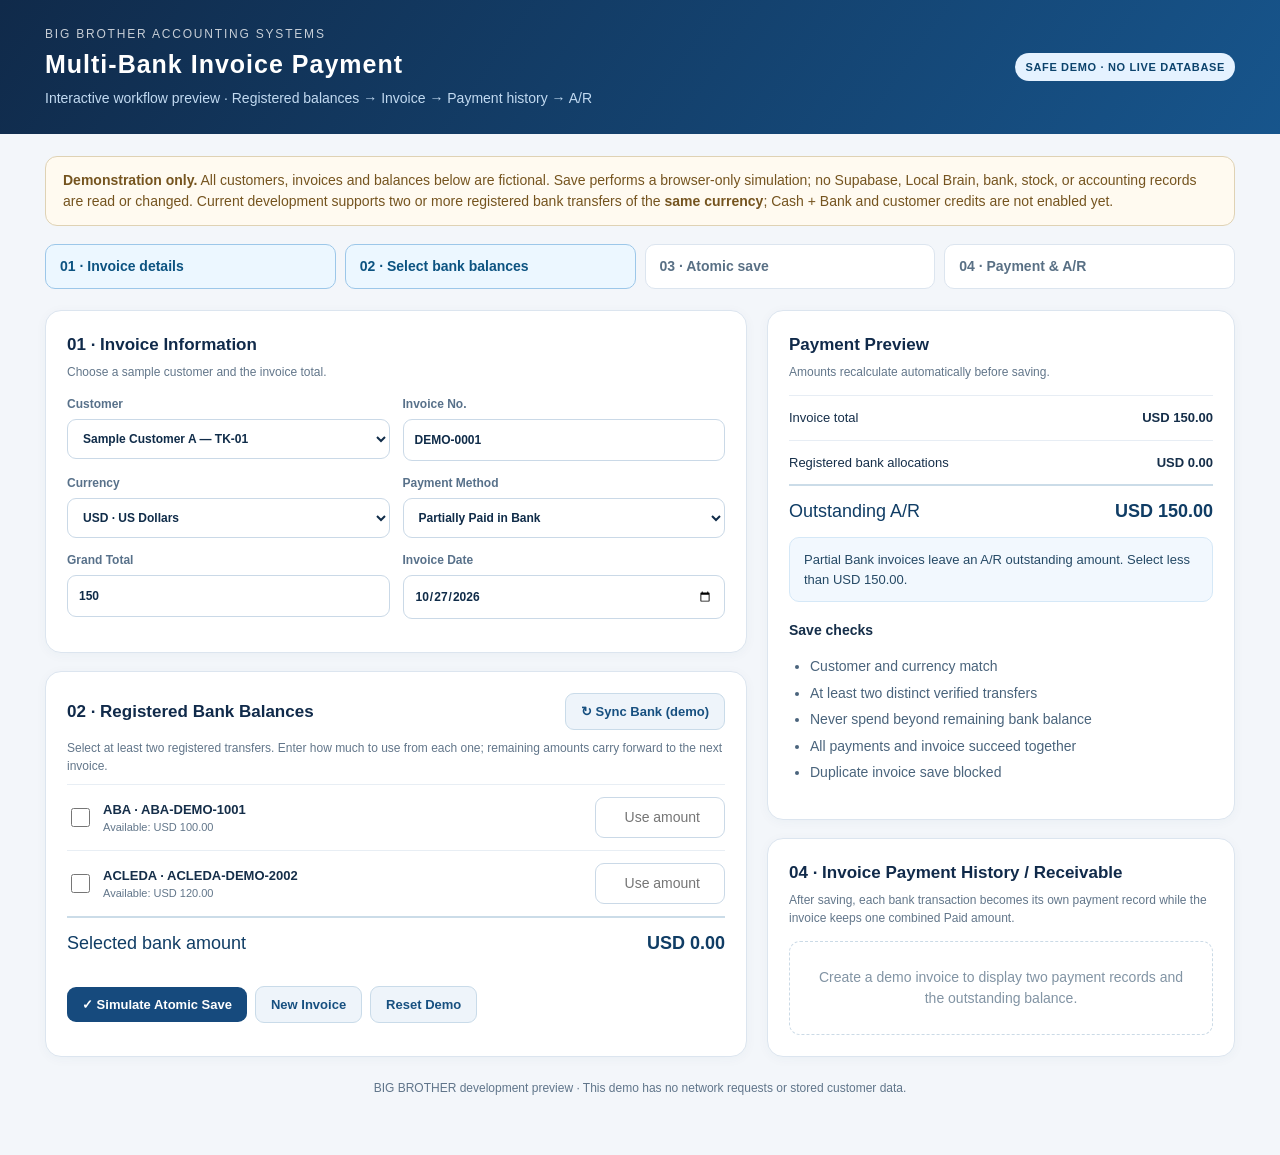
<file: multi-bank-workflow-preview.html>
<!doctype html>
<html lang="en">
<head>
<meta charset="utf-8">
<meta name="viewport" content="width=device-width,initial-scale=1">
<meta http-equiv="Content-Security-Policy" content="default-src 'none'; style-src 'unsafe-inline'; script-src 'unsafe-inline'; connect-src 'none'; img-src 'none'; form-action 'none'">
<title>BIG BROTHER | Multi-Bank Payment Flow Preview</title>
<style>
:root{--navy:#102a4a;--blue:#164a7d;--muted:#62768a;--border:#dce5ef;--bg:#f3f6fa;--good:#0d7358;--warn:#966416}
*{box-sizing:border-box}body{margin:0;background:var(--bg);color:#152e49;font:14px/1.5 "Segoe UI",Arial,sans-serif}
header{background:linear-gradient(125deg,#102a4a,#17558c);color:white;padding:25px max(24px,calc((100vw - 1190px)/2))}
header h1{font-size:25px;letter-spacing:.04em;margin:3px 0}header p{margin:4px 0 0;color:#c2daf1}
.top{display:flex;justify-content:space-between;align-items:center;gap:18px;flex-wrap:wrap}
.tag{font-size:11px;letter-spacing:.06em;border:1px solid #b8d7f4;background:#e6f1fc;color:#174b79;padding:6px 10px;border-radius:99px;font-weight:800}
header .tag{background:#e5f2ff;color:#0c436c;border:0}
main{max-width:1238px;margin:0 auto;padding:22px 24px 36px}
.notice{border:1px solid #dfd2b4;background:#fffaf0;color:#75541f;padding:13px 17px;border-radius:12px;margin-bottom:18px}
.flow{display:flex;flex-wrap:wrap;gap:9px;margin:16px 0 21px}.flow span{flex:1;min-width:150px;padding:11px 14px;border:1px solid var(--border);background:white;border-radius:10px;color:#597085;font-weight:700}.flow span.active{color:#0c5381;border-color:#9cc7e9;background:#ecf7ff}
.layout{display:grid;grid-template-columns:minmax(0,1.2fr) minmax(305px,.8fr);gap:20px}.stack{display:grid;gap:18px}
.card{background:white;border:1px solid var(--border);border-radius:16px;box-shadow:0 2px 12px #1c42620a;padding:21px}
.card h2{font-size:17px;margin:0 0 13px;color:var(--navy)}.card h3{font-size:14px;margin:18px 0 10px}
.sub{font-size:12px;color:var(--muted);margin:-7px 0 14px}
.fields{display:grid;grid-template-columns:1fr 1fr;gap:13px}label.field{display:flex;flex-direction:column;gap:6px;font-size:12px;font-weight:700;color:#58718a}
input,select{font:inherit;min-width:0;width:100%;padding:11px;border:1px solid #cad9e7;border-radius:9px;background:white;color:#102c49}
input:focus,select:focus{outline:2px solid #a6d4fa;border-color:#5ca0da}
button{border:0;background:var(--blue);color:white;border-radius:9px;padding:10px 15px;font:700 13px "Segoe UI",Arial;cursor:pointer}
button.secondary{background:#eef4fa;border:1px solid #c9dbe9;color:#175080}button:disabled{cursor:not-allowed;opacity:.55}
.btnrow{display:flex;align-items:center;gap:8px;flex-wrap:wrap;margin-top:17px}
.transfer{display:grid;grid-template-columns:25px 1fr 130px;gap:11px;align-items:center;padding:12px 0;border-top:1px solid #e8eef4}
.transfer input[type=checkbox]{width:19px;height:19px;accent-color:#17609a}.transfer strong{display:block;font-size:13px}
.transfer small{display:block;color:var(--muted);font-size:11px}
.transfer input[type=number]{padding:9px;text-align:right}
.transfer.disabled{opacity:.46}
.total{display:flex;justify-content:space-between;padding:12px 0;border-top:1px solid #e7edf4;gap:14px;font-size:13px}
.total b{font-variant-numeric:tabular-nums}.total.strong{font-size:18px;color:#103d65;border-top:2px solid #cbdce8}
.result{padding:12px 14px;background:#f2f8fe;border:1px solid #d5e8f7;border-radius:10px;color:#254965;font-size:13px}
.feedback{margin-top:12px;padding:11px 13px;border-radius:10px;font-weight:600;display:none}
.feedback.bad{display:block;color:#9d3131;border:1px solid #e7c5c5;background:#fff5f5}
.feedback.ok{display:block;color:#086449;border:1px solid #b7e1d0;background:#effbf5}
.ledger{width:100%;border-collapse:collapse;font-size:12px} .ledger th{text-align:left;color:#6e8090;background:#f3f7fa}
.ledger td,.ledger th{padding:10px 9px;border-bottom:1px solid #e5edf5}.ledger td:last-child,.ledger th:last-child{text-align:right}
.placeholder{border:1px dashed #cbdae6;border-radius:11px;padding:25px;text-align:center;color:#8294a4}
.note{font-size:12px;color:#60758a;margin-top:10px}
.amount{font-size:25px;font-weight:900;color:#123c63;font-variant-numeric:tabular-nums}
.paid{color:#087251;font-weight:800}.partial{color:#9a6810;font-weight:800}
section#invoiceReceipt{display:none}
ul.checks{margin:12px 0;padding-left:21px;color:#4a647c;line-height:1.9}
@media(max-width:830px){.layout{grid-template-columns:1fr}header{padding:22px 20px}main{padding:16px}.card{padding:17px}}
@media(max-width:480px){.fields{grid-template-columns:1fr}.transfer{grid-template-columns:25px 1fr 105px}.flow span{min-width:135px}}
</style>
</head>
<body>
<header><div class="top"><div><div style="font-size:12px;letter-spacing:.15em;opacity:.76">BIG BROTHER ACCOUNTING SYSTEMS</div><h1>Multi-Bank Invoice Payment</h1><p>Interactive workflow preview · Registered balances → Invoice → Payment history → A/R</p></div><span class="tag">SAFE DEMO · NO LIVE DATABASE</span></div></header>
<main>
<div class="notice"><strong>Demonstration only.</strong> All customers, invoices and balances below are fictional. Save performs a browser-only simulation; no Supabase, Local Brain, bank, stock, or accounting records are read or changed. Current development supports two or more registered bank transfers of the <strong>same currency</strong>; Cash + Bank and customer credits are not enabled yet.</div>
<div class="flow"><span class="active" id="step1">01 · Invoice details</span><span class="active" id="step2">02 · Select bank balances</span><span id="step3">03 · Atomic save</span><span id="step4">04 · Payment &amp; A/R</span></div>
<div class="layout">
<div class="stack">
<section class="card"><h2>01 · Invoice Information</h2><p class="sub">Choose a sample customer and the invoice total.</p>
<div class="fields">
<label class="field">Customer<select id="customer"><option value="C1">Sample Customer A — TK-01</option><option value="C2">Sample Customer B — SR-01</option></select></label>
<label class="field">Invoice No.<input id="invoiceNo" value="DEMO-0001" readonly></label>
<label class="field">Currency<select id="currency"><option value="USD">USD · US Dollars</option><option value="KHR">KHR · Cambodian Riel</option></select></label>
<label class="field">Payment Method<select id="method"><option value="Partially Paid in Bank">Partially Paid in Bank</option><option value="Bank">Bank — Fully Paid</option><option disabled>Cash + Bank — Later</option><option disabled>Customer Credit — Later</option></select></label>
<label class="field">Grand Total<input id="grand" type="number" min="1" step="0.01" value="150"></label>
<label class="field">Invoice Date<input id="date" type="date" value="2026-10-27"></label></div></section>
<section class="card"><div class="top"><h2 style="margin:0">02 · Registered Bank Balances</h2><button id="sync" class="secondary" type="button">↻ Sync Bank (demo)</button></div>
<p class="sub" style="margin:9px 0">Select at least two registered transfers. Enter how much to use from each one; remaining amounts carry forward to the next invoice.</p>
<div id="wallet"></div><div class="total strong"><span>Selected bank amount</span><b id="selected">USD 0.00</b></div>
<div class="btnrow"><button id="save" type="button">✓ Simulate Atomic Save</button><button id="newInvoice" class="secondary" type="button">New Invoice</button><button id="reset" class="secondary" type="button">Reset Demo</button></div><div id="feedback" class="feedback" role="status"></div></section>
</div>
<div class="stack">
<section class="card"><h2>Payment Preview</h2><p class="sub">Amounts recalculate automatically before saving.</p>
<div class="total"><span>Invoice total</span><b id="totalText">USD 150.00</b></div>
<div class="total"><span>Registered bank allocations</span><b id="allocatedText">USD 0.00</b></div>
<div class="total strong"><span>Outstanding A/R</span><b id="outstandingText">USD 150.00</b></div>
<div id="methodHint" class="result">For a partially paid invoice, use less than the grand total. The remaining amount becomes A/R.</div>
<h3>Save checks</h3><ul class="checks"><li>Customer and currency match</li><li>At least two distinct verified transfers</li><li>Never spend beyond remaining bank balance</li><li>All payments and invoice succeed together</li><li>Duplicate invoice save blocked</li></ul></section>
<section class="card" id="invoiceReceipt"><div class="top"><h2 style="margin:0">03 · Saved Invoice (Simulation)</h2><span class="tag">BROWSER ONLY</span></div>
<div id="receipt"></div></section>
<section class="card"><h2>04 · Invoice Payment History / Receivable</h2><p class="sub">After saving, each bank transaction becomes its own payment record while the invoice keeps one combined Paid amount.</p><div id="history" class="placeholder">Create a demo invoice to display two payment records and the outstanding balance.</div></section>
</div></div>
<p class="note" style="text-align:center;margin:22px">BIG BROTHER development preview · This demo has no network requests or stored customer data.</p>
</main>
<script>
"use strict";
(function(){
var initial={
 C1:{USD:[{id:"ABA-DEMO-1001",bank:"ABA",balance:100},{id:"ACLEDA-DEMO-2002",bank:"ACLEDA",balance:120}],KHR:[{id:"ABA-KHR-DEMO-1",bank:"ABA",balance:300000},{id:"ACLEDA-KHR-DEMO-2",bank:"ACLEDA",balance:550000}]},
 C2:{USD:[{id:"ABA-DEMO-3003",bank:"ABA",balance:80},{id:"ACLEDA-DEMO-4004",bank:"ACLEDA",balance:95}],KHR:[{id:"ABA-KHR-DEMO-3",bank:"ABA",balance:240000},{id:"ACLEDA-KHR-DEMO-4",bank:"ACLEDA",balance:390000}]}
};
var balances,alloc={},invoiceCount=1,saved=null,history=[];
var el=id=>document.getElementById(id);
function clone(o){return JSON.parse(JSON.stringify(o))}
function money(v){var currency=el("currency").value;return currency+" "+Number(v).toLocaleString("en-US",{minimumFractionDigits:currency==="USD"?2:0,maximumFractionDigits:currency==="USD"?2:0})}
function precise(v){var cur=el("currency").value;return Math.round(Number(v)*(cur==="USD"?100:1))/(cur==="USD"?100:1)}
function getRows(){return balances[el("customer").value][el("currency").value]}
function selectedEntries(){return getRows().filter(r=>Number(alloc[r.id])>0).map(r=>({id:r.id,bank:r.bank,amount:precise(alloc[r.id])}))}
function chosenTotal(){return precise(selectedEntries().reduce((sum,r)=>sum+r.amount,0))}
function signal(message,kind){var e=el("feedback");e.className="feedback "+kind;e.textContent=message}
function clearSignal(){el("feedback").className="feedback";el("feedback").textContent=""}
function renderWallet(){
 var wallet=el("wallet");wallet.textContent="";
 getRows().forEach(function(r){
  var row=document.createElement("div");row.className="transfer"+(r.balance<=0?" disabled":"");
  var check=document.createElement("input");check.type="checkbox";check.checked=Number(alloc[r.id])>0;check.disabled=r.balance<=0;check.setAttribute("aria-label","Use "+r.id);
  var detail=document.createElement("div");var name=document.createElement("strong");name.textContent=r.bank+" · "+r.id;var small=document.createElement("small");small.textContent="Available: "+money(r.balance);detail.append(name,small);
  var input=document.createElement("input");input.type="number";input.min="0";input.step=el("currency").value==="USD"?"0.01":"1";input.placeholder="Use amount";input.value=alloc[r.id]===undefined?"":alloc[r.id];input.disabled=r.balance<=0;input.setAttribute("aria-label","Amount for "+r.id);
  check.addEventListener("change",function(){if(check.checked){var val=Number(input.value);if(!val)val=r.balance;input.value=String(val);alloc[r.id]=val}else{delete alloc[r.id]}renderWallet();renderNumbers()});
  input.addEventListener("change",function(){if(!check.checked)return;var val=Number(input.value);if(val>0)alloc[r.id]=val;else delete alloc[r.id];renderWallet();renderNumbers()});
  row.append(check,detail,input);wallet.appendChild(row);
 });
}
function renderNumbers(){
 var grand=Number(el("grand").value)||0;var sum=chosenTotal(),out=precise(Math.max(0,grand-sum));el("selected").textContent=money(sum);el("totalText").textContent=money(grand);
 el("allocatedText").textContent=money(sum);el("outstandingText").textContent=money(out);
 el("methodHint").textContent=el("method").value==="Bank"?"Fully paid Bank invoices must allocate exactly "+money(grand)+" using at least two transfers.":"Partial Bank invoices leave an A/R outstanding amount. Select less than "+money(grand)+".";
}
function render(){renderWallet();renderNumbers();el("save").disabled=!!saved}
function resetDraft(){alloc={};saved=null;el("invoiceNo").value="DEMO-"+String(invoiceCount).padStart(4,"0");el("invoiceReceipt").style.display="none";clearSignal();render()}
function resetAll(){balances=clone(initial);invoiceCount=1;history=[];el("customer").value="C1";el("currency").value="USD";el("method").value="Partially Paid in Bank";el("grand").value=150;el("history").className="placeholder";el("history").textContent="Create a demo invoice to display two payment records and the outstanding balance.";resetDraft()}
function showHistory(){
 var wrap=el("history");wrap.className="";wrap.textContent="";
 if(!history.length)return;
 history.forEach(function(item){
  var heading=document.createElement("div");heading.style.cssText="margin-top:12px;font-weight:800";heading.textContent=item.id+" · "+item.customer+" · "+item.status;wrap.appendChild(heading);
  var table=document.createElement("table");table.className="ledger";
  var thead=document.createElement("thead");thead.innerHTML="<tr><th>Bank transfer</th><th>Payment amount</th></tr>";table.appendChild(thead);
  var body=document.createElement("tbody");item.entries.forEach(function(r){var tr=document.createElement("tr"),a=document.createElement("td"),b=document.createElement("td");a.textContent=r.bank+" · "+r.id;b.textContent=item.currency+" "+r.amount.toLocaleString("en-US");tr.append(a,b);body.appendChild(tr)});table.appendChild(body);wrap.appendChild(table);
  var subtotal=document.createElement("div");subtotal.className="total";subtotal.textContent="Combined paid: "+item.currency+" "+item.paid.toLocaleString("en-US")+" · Outstanding A/R: "+item.currency+" "+item.outstanding.toLocaleString("en-US");wrap.appendChild(subtotal);
 });
}
function save(){
 clearSignal();
 if(saved){signal("Duplicate save blocked. Choose New Invoice first.","bad");return}
 var currency=el("currency").value,grand=Number(el("grand").value),rows=getRows(),entries=selectedEntries(),paid=chosenTotal();
 if(!(grand>0)||!Number.isFinite(grand)){signal("Enter a positive grand total.","bad");return}
 if(precise(grand)!==grand){signal("Invoice total has invalid currency decimal precision.","bad");return}
 if(entries.length<2){signal("Select at least two registered bank transfers.","bad");return}
 for(var i=0;i<entries.length;i++){
  var entry=entries[i],bank=rows.find(r=>r.id===entry.id);
  if(!bank||!(entry.amount>0)||entry.amount>bank.balance||precise(entry.amount)!==entry.amount){
   signal("Invalid or insufficient balance for "+entry.id+". Nothing was saved.","bad");return}
 }
 if(paid>grand){signal("Bank allocations cannot exceed the invoice total.","bad");return}
 if(el("method").value==="Bank"&&paid!==grand){signal("Fully Paid in Bank must cover the exact invoice total.","bad");return}
 if(el("method").value!=="Bank"&&paid>=grand){signal("Partially Paid in Bank must have a positive outstanding balance.","bad");return}
 // One atomic, browser-only simulation: checks finish before ANY balance changes.
 var record={id:el("invoiceNo").value,customer:el("customer").options[el("customer").selectedIndex].text,currency:currency,total:grand,paid:paid,
 outstanding:precise(grand-paid),status:grand===paid?"Paid":"Processing",entries:entries};
 entries.forEach(function(entry){rows.find(r=>r.id===entry.id).balance=precise(rows.find(r=>r.id===entry.id).balance-entry.amount)});
 saved=record;history.unshift(record);history=history.slice(0,4);
 el("invoiceReceipt").style.display="block";el("step3").classList.add("active");el("step4").classList.add("active");
 var receipt=el("receipt");receipt.textContent="";
 var amt=document.createElement("div");amt.className="amount";amt.textContent=money(record.paid);receipt.appendChild(amt);
 var status=document.createElement("p");status.className=record.status==="Paid"?"paid":"partial";status.textContent="Invoice "+record.id+" · "+record.status;receipt.appendChild(status);
 var text=document.createElement("p");text.textContent=entries.length+" registered transfers recorded; "+money(record.outstanding)+" outstanding.";receipt.appendChild(text);
 render();showHistory();signal("SIMULATED SAVE COMPLETED — "+entries.length+" payment rows, one invoice, remaining bank balances updated. No live data touched.","ok");
}
el("save").addEventListener("click",save);
el("newInvoice").addEventListener("click",function(){invoiceCount++;resetDraft();el("step3").classList.remove("active");el("step4").classList.remove("active")});
el("reset").addEventListener("click",resetAll);
el("sync").addEventListener("click",function(){render();signal("Demo Sync Bank complete. Valid selected amounts were preserved.","ok")});
el("customer").addEventListener("change",resetDraft);
el("currency").addEventListener("change",function(){el("grand").value=el("currency").value==="USD"?"150":"500000";resetDraft()});
el("method").addEventListener("change",function(){if(saved){resetDraft()}else{renderNumbers();clearSignal()}});
el("grand").addEventListener("input",renderNumbers);
resetAll();
})();
</script></body></html>
</file>
